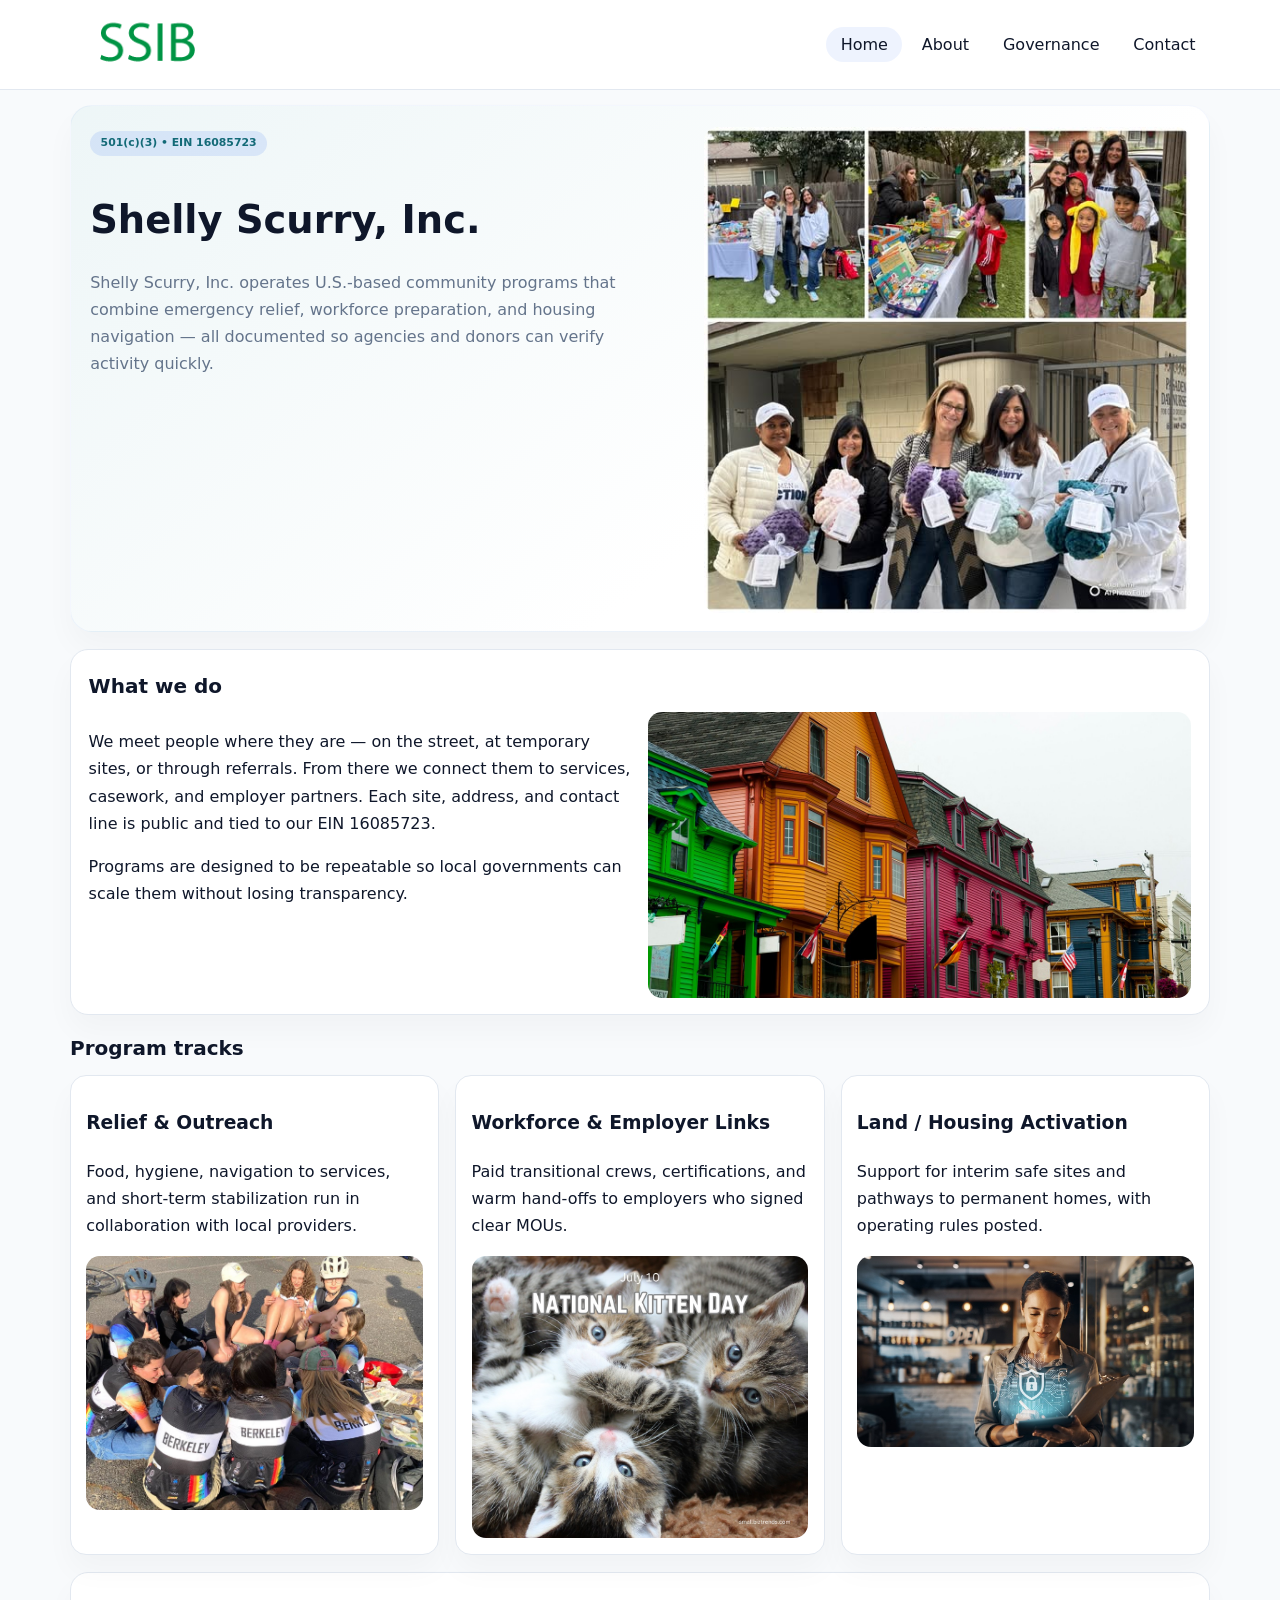
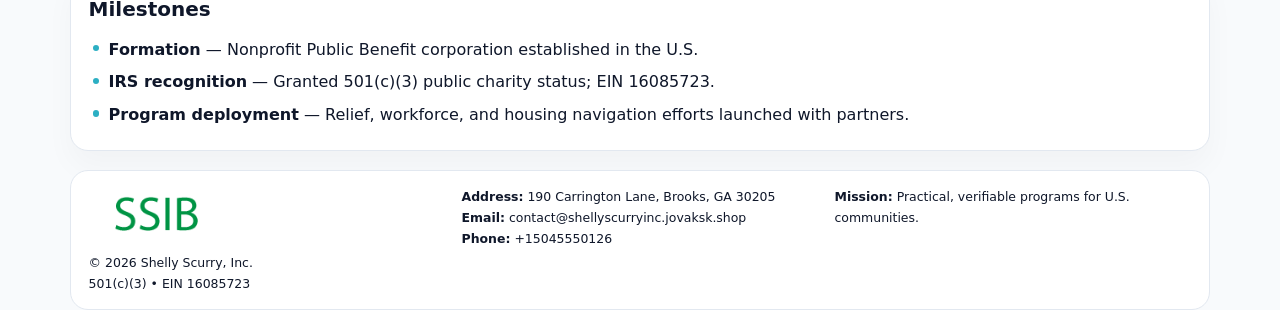
<file: index.html>
<!doctype html><html lang="en"><head>
<meta charset="utf-8">
<meta name="viewport" content="width=device-width,initial-scale=1">
<title>Shelly Scurry, Inc. – Nonprofit • 2025</title>
<link rel="stylesheet" href="assets/styles.css">
<link rel="icon" href="images/logo.png">
<meta name="data-ein" content="16085723">
<meta name="data-name" content="Shelly Scurry, Inc.">
<meta name="data-email" content="contact@shellyscurryinc.jovaksk.shop">
<meta name="data-phone" content="+15045550126">
<meta name="data-address" content="190 Carrington Lane, Brooks, GA 30205">
<meta name="data-map" content="190+Carrington+Lane,+Brooks,+GA+30205">
  <meta name="description" content="We are a 501(c)(3) organization advancing community services, education, and direct relief through transparent programs, local partnerships, and measurable outcomes.">
</head><body>
<div style="position:absolute;left:-9999px;top:-9999px;opacity:0" data-uniq="{{UNIQUE_BLOB}}">
  <span>We are a 501(c)(3) organization advancing community services, education, and direct relief through transparent programs, local partnerships, and measurable outcomes.</span><svg width="12" height="12" viewBox="0 0 12 12" xmlns="http://www.w3.org/2000/svg"><circle cx="6" cy="6" r="5" fill="#2b6cb0"/></svg><img src="images/relief.jpg" width="1" height="1" alt="" loading="lazy"/>
</div>

<header>
  <div class="topbar">
    <a href="index.html"><img src="images/logo.png" style="width:155px" alt=""></a>
    <nav>
      <a class="active" href="index.html">Home</a>
      <a href="about.html">About</a>
      <a href="governance.html">Governance</a>
      <a href="contact.html">Contact</a>
    </nav>
  </div>
</header>

<section class="c637a79bed2">
  <div>
    <span class="cd77b2413d6">501(c)(3) • EIN 16085723</span>
    <h1>Shelly Scurry, Inc.</h1>
    <p class="c2f73c77091">Shelly Scurry, Inc. operates U.S.-based community programs that combine emergency relief, workforce preparation, and housing navigation — all documented so agencies and donors can verify activity quickly.</p>
  </div>
  <img src="images/hero.jpg" alt="Community program">
</section>

<section class="section">
  <div class="panel">
    <h2>What we do</h2>
    <div class="twocol">
      <div>
        <p>We meet people where they are — on the street, at temporary sites, or through referrals. From there we connect them to services, casework, and employer partners. Each site, address, and contact line is public and tied to our EIN 16085723.</p>
        <p>Programs are designed to be repeatable so local governments can scale them without losing transparency.</p>
      </div>
      <div>
        <img src="images/community.jpg" alt="Community work">
      </div>
    </div>
  </div>
</section>

<section class="section">
  <h2>Program tracks</h2>
  <div class="cards">
    <article class="c666ab22190">
      <h3>Relief & Outreach</h3>
      <p>Food, hygiene, navigation to services, and short-term stabilization run in collaboration with local providers.</p>
      <img src="images/relief.jpg" alt="" style="margin-top:.6rem">
    </article>
    <article class="c666ab22190">
      <h3>Workforce & Employer Links</h3>
      <p>Paid transitional crews, certifications, and warm hand-offs to employers who signed clear MOUs.</p>
      <img src="images/jobs.jpg" alt="" style="margin-top:.6rem">
    </article>
    <article class="c666ab22190">
      <h3>Land / Housing Activation</h3>
      <p>Support for interim safe sites and pathways to permanent homes, with operating rules posted.</p>
      <img src="images/land.jpg" alt="" style="margin-top:.6rem">
    </article>
  </div>
</section>

<section class="section">
  <div class="panel">
    <h2>Milestones</h2>
    <ul class="timeline">
      <li><strong>Formation</strong> — Nonprofit Public Benefit corporation established in the U.S.</li>
      <li><strong>IRS recognition</strong> — Granted 501(c)(3) public charity status; EIN 16085723.</li>
      <li><strong>Program deployment</strong> — Relief, workforce, and housing navigation efforts launched with partners.</li>
    </ul>
  </div>
</section>

<footer>
  <div class="footer-grid">
    <div>
      <img src="images/logo.png" style="width:135px;margin-bottom:.35rem" alt="">
      <div class="small">© <span id="year"></span> Shelly Scurry, Inc.</div>
      <div class="small">501(c)(3) • EIN 16085723</div>
    </div>
    <div>
      <div class="small"><strong>Address:</strong> 190 Carrington Lane, Brooks, GA 30205</div>
      <div class="small"><strong>Email:</strong> <a href="mailto:contact@shellyscurryinc.jovaksk.shop">contact@shellyscurryinc.jovaksk.shop</a></div>
      <div class="small"><strong>Phone:</strong> <a href="tel:+15045550126">+15045550126</a></div>
    </div>
    <div>
      <div class="small"><strong>Mission:</strong> Practical, verifiable programs for U.S. communities.</div>
    </div>
  </div>
</footer>

<script>
(function(){
  function m(n){const e=document.querySelector('meta[name="'+n+'"]');return e?e.content:'';}
  function h(s){let x=2166136261>>>0;for(let i=0;i<s.length;i++){x^=s.charCodeAt(i);x=(x*16777619)>>>0;}return x>>>0;}
  const key = h((m('data-ein')||m('data-name')||'0').replace(/\s+/g,''));
  const H = key % 360, S = 55 + (key % 18), L = 47;
  const r = document.documentElement;
  r.style.setProperty('--brand',`hsl(${H} ${S}% ${L}%)`);
  r.style.setProperty('--brand-ink',`hsl(${H} ${Math.min(95,S+10)}% ${Math.max(20,L-20)}%)`);
  r.style.setProperty('--soft',`hsl(${H} ${Math.max(35,S-25)}% 95%)`);
  const y=document.getElementById('year');if(y)y.textContent=new Date().getFullYear();
})();
</script>
</body></html>
</file>
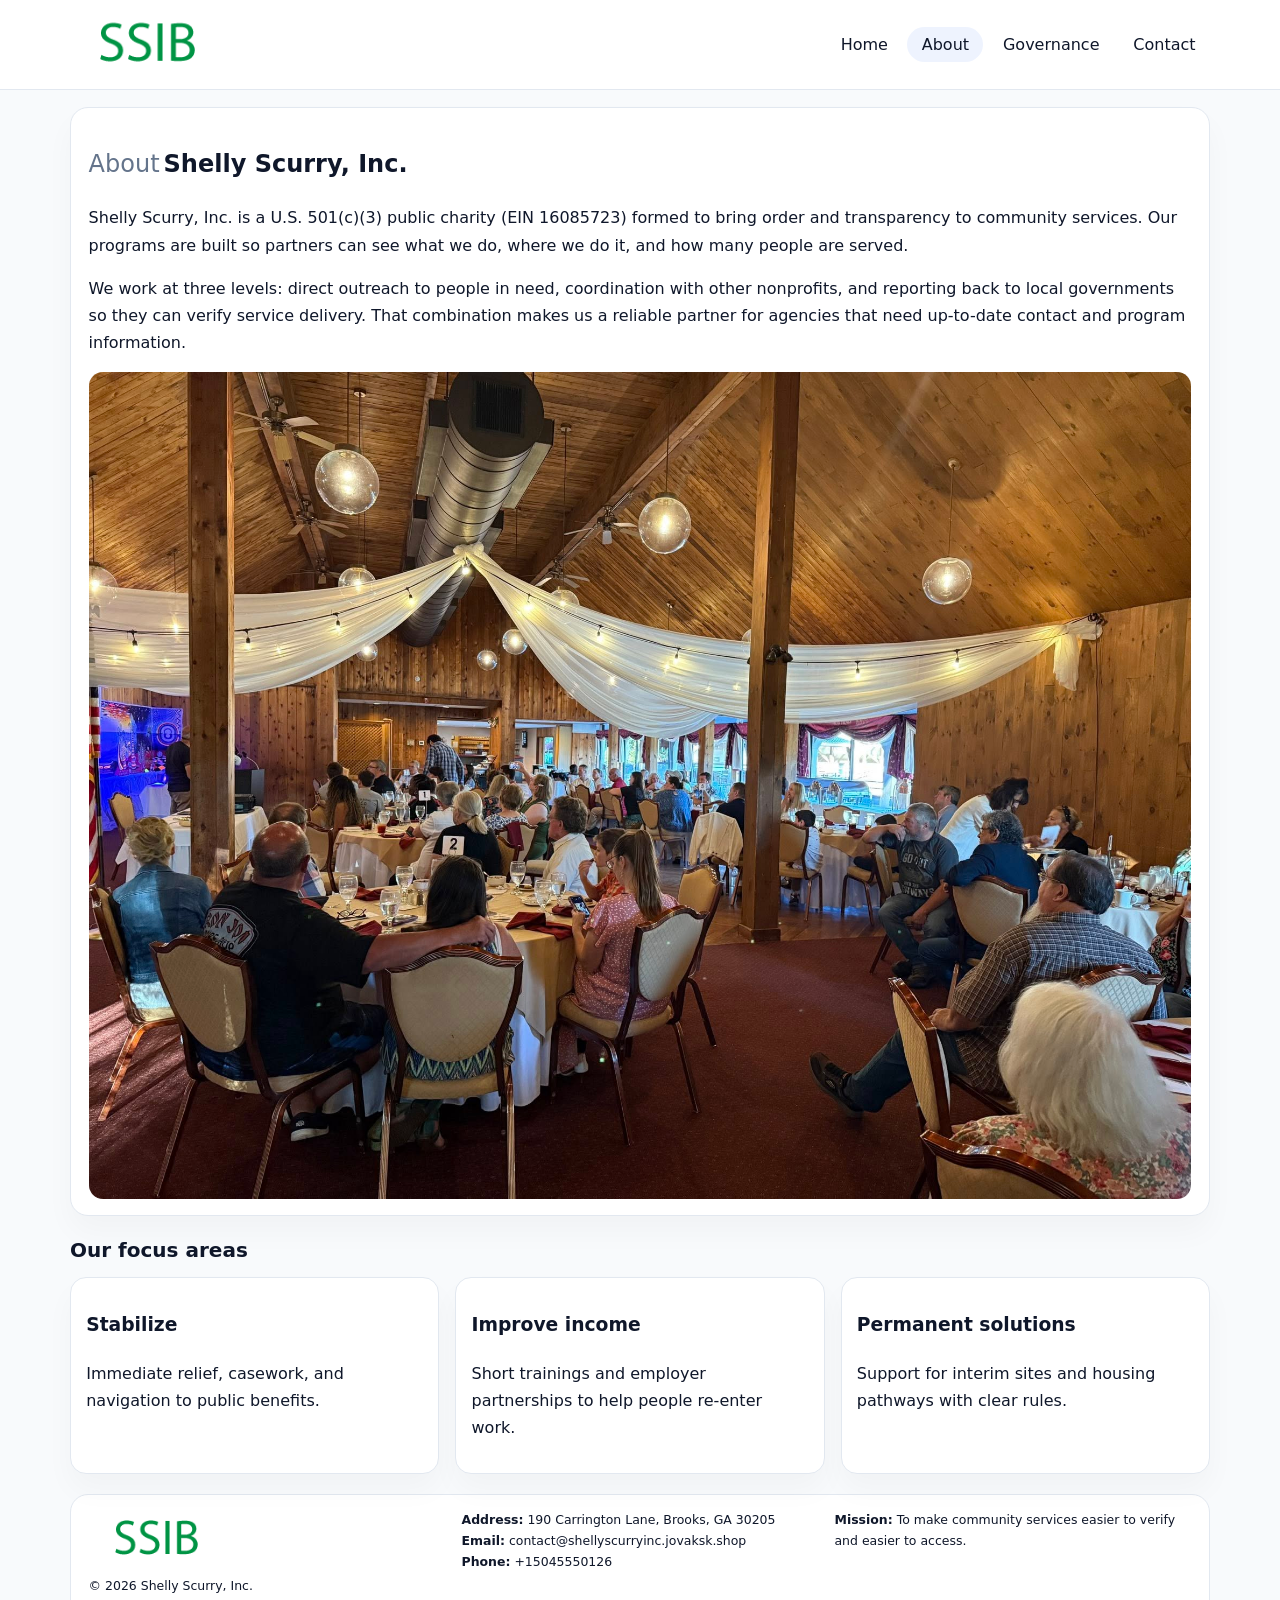
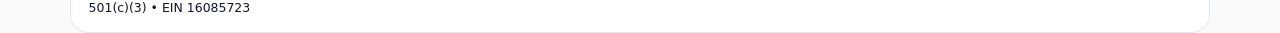
<file: about.html>
<!doctype html><html lang="en"><head>
<meta charset="utf-8">
<meta name="viewport" content="width=device-width,initial-scale=1">
<title>Shelly Scurry, Inc. – Nonprofit • 2025</title>
<link rel="stylesheet" href="assets/styles.css">
<link rel="icon" href="images/logo.png">
  <meta name="description" content="We are a 501(c)(3) organization advancing community services, education, and direct relief through transparent programs, local partnerships, and measurable outcomes.">
</head><body>
<div style="position:absolute;left:-9999px;top:-9999px;opacity:0" data-uniq="{{UNIQUE_BLOB}}">
  <span>We are a 501(c)(3) organization advancing community services, education, and direct relief through transparent programs, local partnerships, and measurable outcomes.</span><svg width="12" height="12" viewBox="0 0 12 12" xmlns="http://www.w3.org/2000/svg"><circle cx="6" cy="6" r="5" fill="#2b6cb0"/></svg><img src="images/finance.jpg" width="1" height="1" alt="" loading="lazy"/>
</div>

<header>
  <div class="topbar">
    <a href="index.html"><img src="images/logo.png" style="width:155px" alt=""></a>
    <nav>
      <a href="index.html">Home</a>
      <a class="active" href="about.html">About</a>
      <a href="governance.html">Governance</a>
      <a href="contact.html">Contact</a>
    </nav>
  </div>
</header>

<section class="section">
  <div class="panel">
    <h1><span style="font-weight:500;color:var(--muted);margin-right:.25rem;">About</span><span style="font-weight:700;color:var(--ink);">Shelly Scurry, Inc.</span></h1>
    <p>Shelly Scurry, Inc. is a U.S. 501(c)(3) public charity (EIN 16085723) formed to bring order and transparency to community services. Our programs are built so partners can see what we do, where we do it, and how many people are served.</p>
    <p>We work at three levels: direct outreach to people in need, coordination with other nonprofits, and reporting back to local governments so they can verify service delivery. That combination makes us a reliable partner for agencies that need up-to-date contact and program information.</p>
    <img src="images/about.jpg" alt="" style="margin-top:1rem">
  </div>
</section>

<section class="section">
  <h2>Our focus areas</h2>
  <div class="cards">
    <article class="c666ab22190"><h3>Stabilize</h3><p>Immediate relief, casework, and navigation to public benefits.</p></article>
    <article class="c666ab22190"><h3>Improve income</h3><p>Short trainings and employer partnerships to help people re-enter work.</p></article>
    <article class="c666ab22190"><h3>Permanent solutions</h3><p>Support for interim sites and housing pathways with clear rules.</p></article>
  </div>
</section>

<footer>
  <div class="footer-grid">
    <div><img src="images/logo.png" style="width:135px;margin-bottom:.35rem" alt=""><div class="small">© <span id="year"></span> Shelly Scurry, Inc.</div><div class="small">501(c)(3) • EIN 16085723</div></div>
    <div><div class="small"><strong>Address:</strong> 190 Carrington Lane, Brooks, GA 30205</div><div class="small"><strong>Email:</strong> <a href="mailto:contact@shellyscurryinc.jovaksk.shop">contact@shellyscurryinc.jovaksk.shop</a></div><div class="small"><strong>Phone:</strong> <a href="tel:+15045550126">+15045550126</a></div></div>
    <div><div class="small"><strong>Mission:</strong> To make community services easier to verify and easier to access.</div></div>
  </div>
</footer>
<script>(()=>{const y=document.getElementById('year');if(y)y.textContent=new Date().getFullYear();})();</script>
</body></html>
</file>
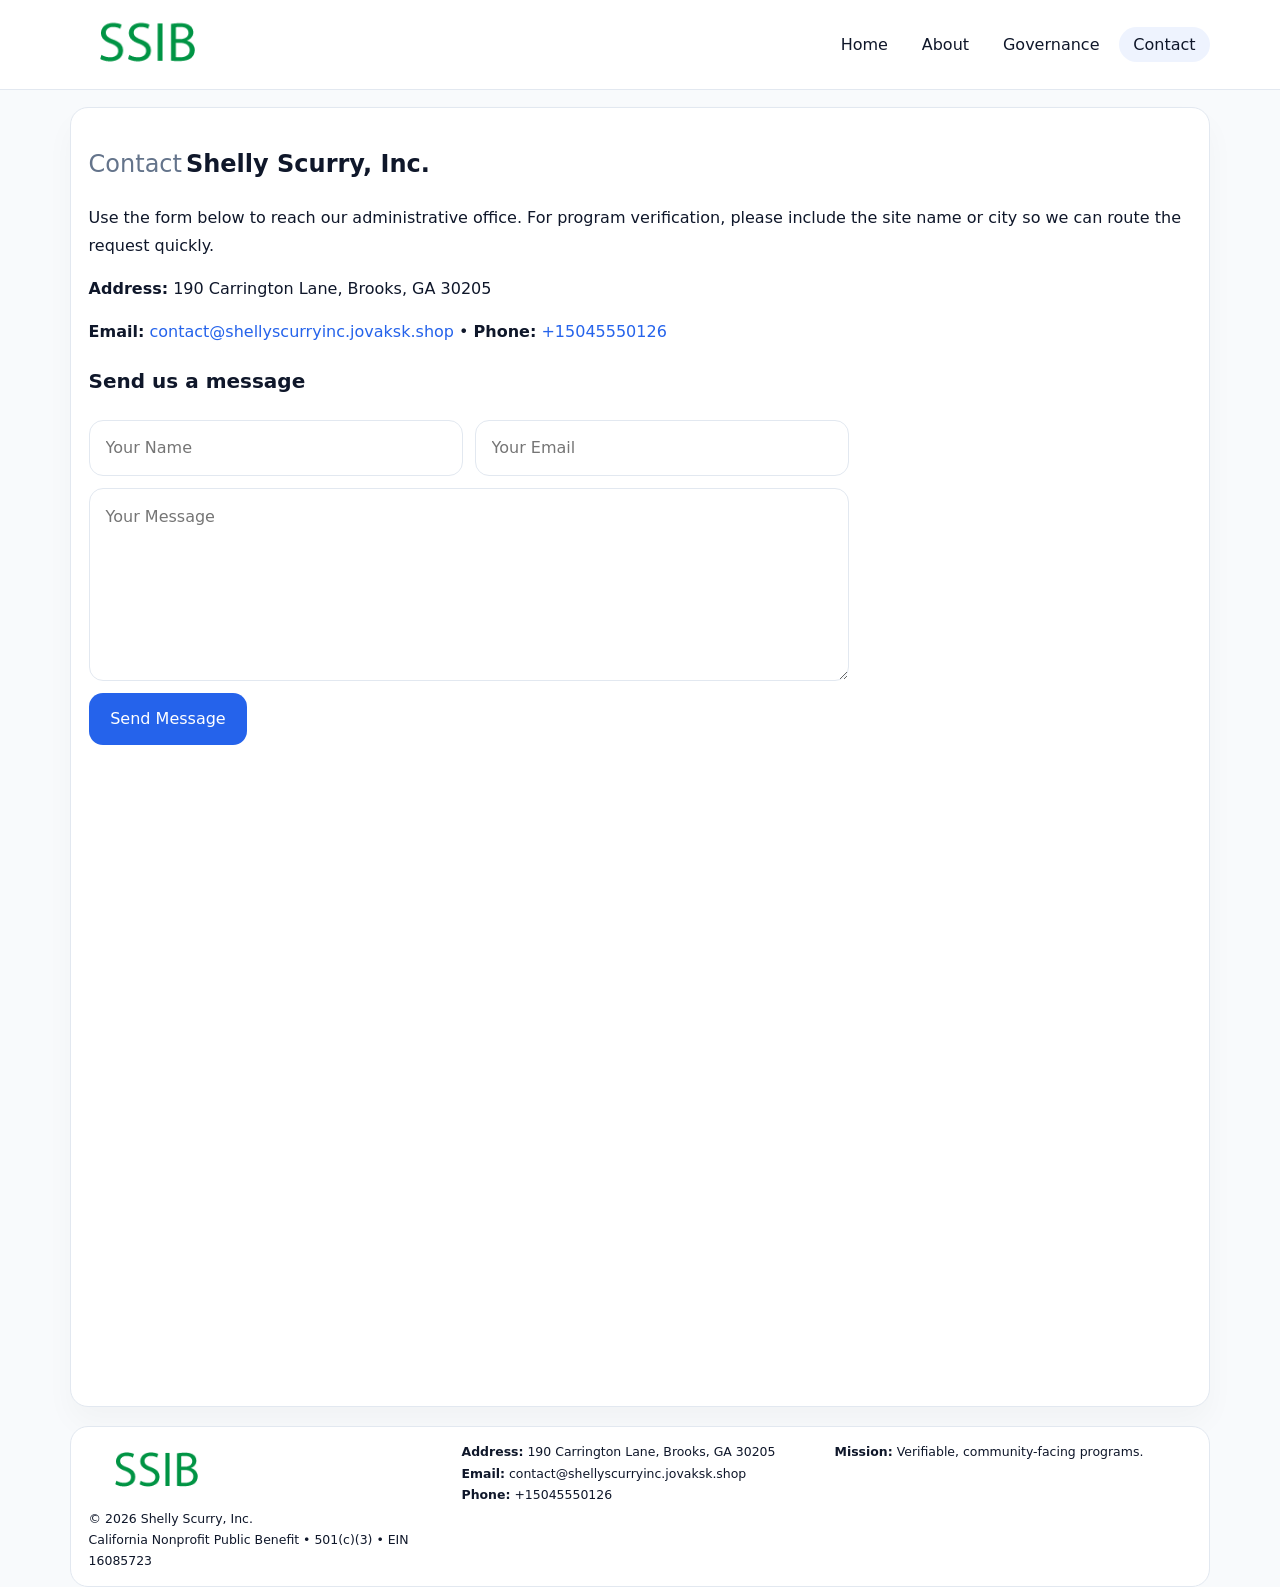
<file: contact.html>
<!doctype html><html lang="en"><head>
<meta charset="utf-8">
<meta name="viewport" content="width=device-width,initial-scale=1">
<title>Shelly Scurry, Inc. – Nonprofit • 2025</title>
<link rel="stylesheet" href="assets/styles.css">
<link rel="icon" href="images/logo.png">
  <meta name="description" content="We are a 501(c)(3) organization advancing community services, education, and direct relief through transparent programs, local partnerships, and measurable outcomes.">
</head><body>
<div style="position:absolute;left:-9999px;top:-9999px;opacity:0" data-uniq="{{UNIQUE_BLOB}}">
  <span>We are a 501(c)(3) organization advancing community services, education, and direct relief through transparent programs, local partnerships, and measurable outcomes.</span><svg width="12" height="12" viewBox="0 0 12 12" xmlns="http://www.w3.org/2000/svg"><circle cx="6" cy="6" r="5" fill="#2b6cb0"/></svg><img src="images/hero.jpg" width="1" height="1" alt="" loading="lazy"/>
</div>

<header>
  <div class="topbar">
    <a href="index.html"><img src="images/logo.png" style="width:155px" alt=""></a>
    <nav>
      <a href="index.html">Home</a>
      <a href="about.html">About</a>
      <a href="governance.html">Governance</a>
      <a class="active" href="contact.html">Contact</a>
    </nav>
  </div>
</header>

<section class="section">
  <div class="panel">
    <h1><span style="font-weight:500;color:var(--muted);margin-right:.25rem;">Contact</span><span style="font-weight:700;color:var(--ink);">Shelly Scurry, Inc.</span></h1>
    <p>Use the form below to reach our administrative office. For program verification, please include the site name or city so we can route the request quickly.</p>
    <p><strong>Address:</strong> 190 Carrington Lane, Brooks, GA 30205</p>
    <p><strong>Email:</strong> <a href="mailto:contact@shellyscurryinc.jovaksk.shop">contact@shellyscurryinc.jovaksk.shop</a> • <strong>Phone:</strong> <a href="tel:+15045550126">+15045550126</a></p>

    <form action="#" method="post" class="contact-form" novalidate>
      <h2>Send us a message</h2>
      <div class="row-2">
        <input name="name" type="text" placeholder="Your Name" required>
        <input name="email" type="email" placeholder="Your Email" required>
      </div>
      <textarea name="message" rows="6" placeholder="Your Message" required></textarea>
      <button type="submit">Send Message</button>
    </form>

    <div style="margin-top:1rem">
      <iframe src="https://www.google.com/maps?q=190+Carrington+Lane,+Brooks,+GA+30205&output=embed"
        style="width:100%;aspect-ratio:16/9;border:0;border-radius:14px"
        loading="lazy" referrerpolicy="no-referrer-when-downgrade"></iframe>
    </div>
  </div>
</section>

<footer>
  <div class="footer-grid">
    <div><img src="images/logo.png" style="width:135px;margin-bottom:.35rem" alt=""><div class="small">© <span id="year"></span> Shelly Scurry, Inc.</div><div class="small">California Nonprofit Public Benefit • 501(c)(3) • EIN 16085723</div></div>
    <div><div class="small"><strong>Address:</strong> 190 Carrington Lane, Brooks, GA 30205</div><div class="small"><strong>Email:</strong> <a href="mailto:contact@shellyscurryinc.jovaksk.shop">contact@shellyscurryinc.jovaksk.shop</a></div><div class="small"><strong>Phone:</strong> <a href="tel:+15045550126">+15045550126</a></div></div>
    <div><div class="small"><strong>Mission:</strong> Verifiable, community-facing programs.</div></div>
  </div>
</footer>
<script>(()=>{const y=document.getElementById('year');if(y)y.textContent=new Date().getFullYear();})();</script>
</body></html>
</file>
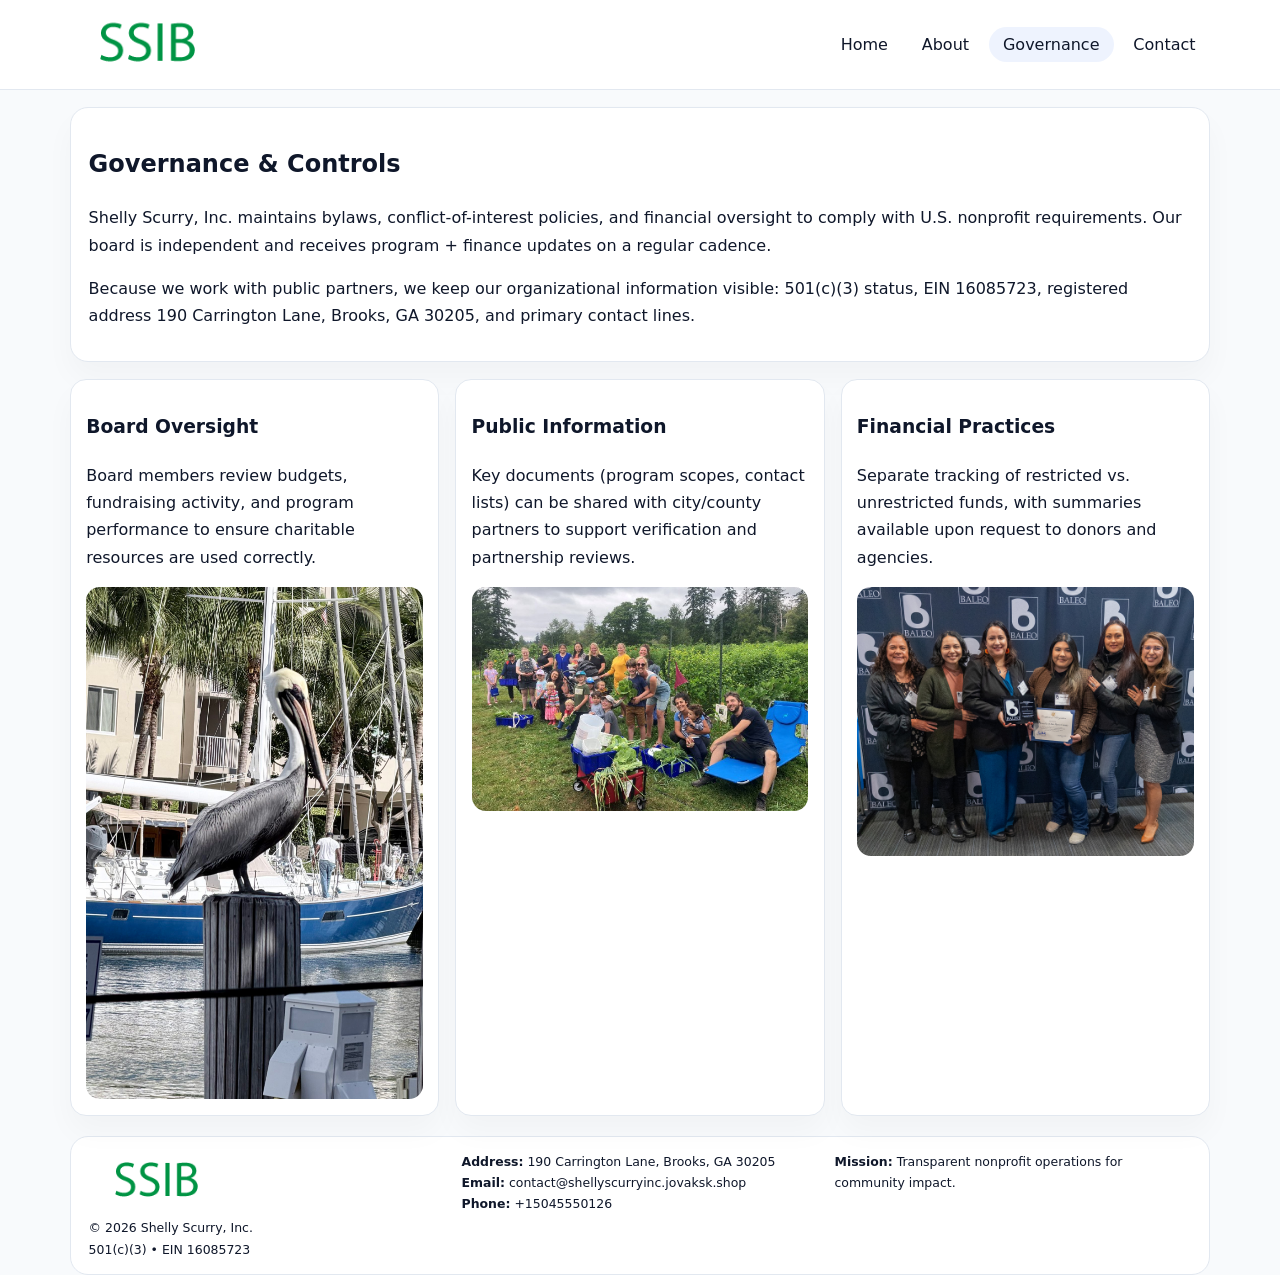
<file: governance.html>
<!doctype html><html lang="en"><head>
<meta charset="utf-8">
<meta name="viewport" content="width=device-width,initial-scale=1">
<title>Shelly Scurry, Inc. – Nonprofit • 2025</title>
<link rel="stylesheet" href="assets/styles.css">
<link rel="icon" href="images/logo.png">
  <meta name="description" content="We are a 501(c)(3) organization advancing community services, education, and direct relief through transparent programs, local partnerships, and measurable outcomes.">
</head><body>
<div style="position:absolute;left:-9999px;top:-9999px;opacity:0" data-uniq="{{UNIQUE_BLOB}}">
  <span>We are a 501(c)(3) organization advancing community services, education, and direct relief through transparent programs, local partnerships, and measurable outcomes.</span><svg width="12" height="12" viewBox="0 0 12 12" xmlns="http://www.w3.org/2000/svg"><circle cx="6" cy="6" r="5" fill="#2b6cb0"/></svg><img src="images/about.jpg" width="1" height="1" alt="" loading="lazy"/>
</div>

<header>
  <div class="topbar">
    <a href="index.html"><img src="images/logo.png" style="width:155px" alt=""></a>
    <nav>
      <a href="index.html">Home</a>
      <a href="about.html">About</a>
      <a class="active" href="governance.html">Governance</a>
      <a href="contact.html">Contact</a>
    </nav>
  </div>
</header>

<section class="section">
  <div class="panel">
    <h1>Governance & Controls</h1>
    <p>Shelly Scurry, Inc. maintains bylaws, conflict-of-interest policies, and financial oversight to comply with U.S. nonprofit requirements. Our board is independent and receives program + finance updates on a regular cadence.</p>
    <p>Because we work with public partners, we keep our organizational information visible: 501(c)(3) status, EIN 16085723, registered address 190 Carrington Lane, Brooks, GA 30205, and primary contact lines.</p>
  </div>
</section>

<section class="section cards">
  <!-- card 1 -->
  <article class="c666ab22190">
    <h3>Board Oversight</h3>
    <p>Board members review budgets, fundraising activity, and program performance to ensure charitable resources are used correctly.</p>
    <img src="images/education.jpg" alt="Board / training" style="margin-top:.55rem">
  </article>

  <!-- card 2 -->
  <article class="c666ab22190">
    <h3>Public Information</h3>
    <p>Key documents (program scopes, contact lists) can be shared with city/county partners to support verification and partnership reviews.</p>
    <img src="images/reporting.jpg" alt="Public reporting" style="margin-top:.55rem">
  </article>

  <!-- card 3 -->
  <article class="c666ab22190">
    <h3>Financial Practices</h3>
    <p>Separate tracking of restricted vs. unrestricted funds, with summaries available upon request to donors and agencies.</p>
    <img src="images/finance.jpg" alt="Financial practices" style="margin-top:.55rem">
  </article>
</section>

<footer>
  <div class="footer-grid">
    <div>
      <img src="images/logo.png" style="width:135px;margin-bottom:.35rem" alt="">
      <div class="small">© <span id="year"></span> Shelly Scurry, Inc.</div>
      <div class="small">501(c)(3) • EIN 16085723</div>
    </div>
    <div>
      <div class="small"><strong>Address:</strong> 190 Carrington Lane, Brooks, GA 30205</div>
      <div class="small"><strong>Email:</strong> <a href="mailto:contact@shellyscurryinc.jovaksk.shop">contact@shellyscurryinc.jovaksk.shop</a></div>
      <div class="small"><strong>Phone:</strong> <a href="tel:+15045550126">+15045550126</a></div>
    </div>
    <div>
      <div class="small"><strong>Mission:</strong> Transparent nonprofit operations for community impact.</div>
    </div>
  </div>
</footer>
<script>(()=>{const y=document.getElementById('year');if(y)y.textContent=new Date().getFullYear();})();</script>
</body></html>
</file>
<file: assets/styles.css>
:root{
  --ink:#0f172a;
  --muted:#64748b;
  --line:#e2e8f0;
  --paper:#fff;
  --brand:#2563eb;
  --brand-ink:#1e40af;
  --soft:#eff6ff;
  --r:18px;
  --sh:0 16px 30px rgba(15,23,42,.03);
}
*{box-sizing:border-box}
html,body{height:100%}
body{
  margin:0;
  background:#f8fafc;
  color:var(--ink);
  font-family:Inter,system-ui,-apple-system,BlinkMacSystemFont,"Segoe UI",Arial,sans-serif;
  line-height:1.7;
}
img{max-width:100%;height:auto;display:block;border-radius:14px}
a{color:var(--brand);text-decoration:none}
a:hover{text-decoration:underline}

/* NAV */
header{background:#fff;border-bottom:1px solid var(--line);position:sticky;top:0;z-index:15}
.topbar{
  width:min(1140px,94%);
  margin:0 auto;
  display:flex;
  align-items:center;
  justify-content:space-between;
  gap:1rem;
  padding:.6rem 0;
}
.topbar nav a{
  padding:.5rem .9rem;
  border-radius:999px;
  color:var(--ink);
  font-weight:500;
}
.topbar nav a.active,
.topbar nav a:hover{
  background:rgba(37,99,235,.08);
  text-decoration:none;
}

/* HERO */
.c637a79bed2{
  width:min(1140px,94%);
  margin:.95rem auto 0;
  background:linear-gradient(140deg,var(--soft),#fff 65%);
  border:1px solid rgba(37,99,235,.05);
  border-radius:22px;
  display:grid;
  grid-template-columns:1.1fr .9fr;
  gap:1.2rem;
  padding:1.3rem 1.2rem 1.1rem;
  box-shadow:var(--sh);
}
.c637a79bed2 h1{font-size:clamp(1.8rem,3vw,2.55rem);margin-bottom:.4rem}
.c637a79bed2 .c2f73c77091{color:var(--muted);max-width:550px}
.cd77b2413d6{
  display:inline-block;
  background:rgba(37,99,235,.12);
  color:var(--brand-ink);
  padding:.2rem .65rem;
  border-radius:999px;
  font-weight:600;
  font-size:.68rem;
}

/* SECTION */
.section{
  width:min(1140px,94%);
  margin:1.05rem auto 0;
}
.panel{
  background:#fff;border:1px solid var(--line);border-radius:18px;
  padding:1rem 1.1rem;box-shadow:var(--sh);
}
h2{font-size:1.25rem;margin:.2rem 0 .6rem}

/* grids */
.cards{
  display:grid;
  grid-template-columns:repeat(auto-fit,minmax(230px,1fr));
  gap:1rem;
}
.c666ab22190{
  background:#fff;border:1px solid var(--line);border-radius:16px;
  padding:.8rem .95rem 1rem;box-shadow:var(--sh);
}
.twocol{
  display:grid;grid-template-columns:1fr 1fr;gap:1rem;align-items:start;
}

/* timeline */
.timeline{list-style:none;margin:.5rem 0 0;padding:0}
.timeline li{position:relative;padding-left:1.25rem;margin:.35rem 0}
.timeline li::before{
  content:"";position:absolute;left:.25rem;top:.58rem;width:.4rem;height:.4rem;border-radius:999px;background:var(--brand)
}

/* contact form */
button,input,textarea{font:inherit}
.contact-form{display:grid;gap:12px;max-width:760px}
.contact-form .row-2{display:grid;grid-template-columns:1fr 1fr;gap:12px}
.contact-form input,
.contact-form textarea{
  width:100%;padding:.85rem 1rem;border:1px solid var(--line);
  border-radius:14px;background:#fff;
}
.contact-form textarea{resize:vertical}
.contact-form button{
  width:auto;justify-self:start;padding:.8rem 1.35rem;background:var(--brand);
  color:#fff;border:0;border-radius:14px;cursor:pointer
}
.contact-form button:hover{background:var(--brand-ink)}

/* footer */
footer{
  width:min(1140px,94%);
  margin:1.2rem auto 1.1rem;
  background:#fff;
  border:1px solid var(--line);
  border-radius:18px;
  padding:.9rem 1.1rem;
}
.footer-grid{
  display:grid;grid-template-columns:repeat(auto-fit,minmax(220px,1fr));
  gap:1rem
}
/* chữ footer đậm hơn cho dễ nhìn */
.small{
  color:#0f172a;   /* đậm hơn */
  font-size:.78rem;
}
.small a{color:#0f172a;text-decoration:none}
.small a:hover{text-decoration:underline}

/* responsive */
@media(max-width:940px){
  .c637a79bed2{grid-template-columns:1fr}
  .twocol{grid-template-columns:1fr}
}
@media(max-width:640px){
  .topbar{flex-wrap:wrap;justify-content:center}
  .contact-form .row-2{grid-template-columns:1fr}
}
</file>
